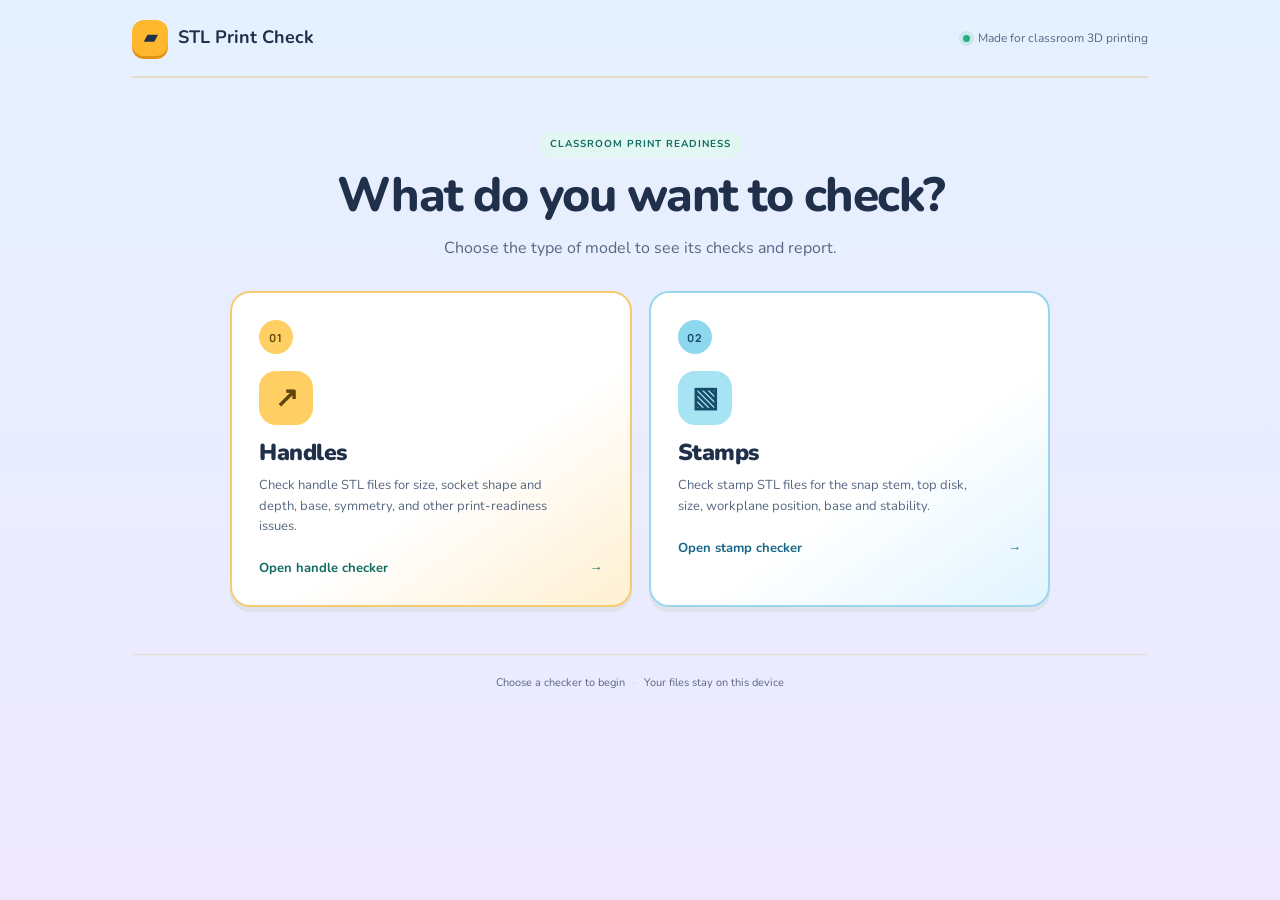
<file: index.html>
<!doctype html>
<html lang="en">
<head>
  <meta charset="utf-8">
  <meta name="viewport" content="width=device-width, initial-scale=1">
  <meta name="theme-color" content="#fff9e9">
  <title>STL Print Check</title>
  <link rel="stylesheet" href="styles.css">
</head>
<body>
  <main class="page-shell">
    <header class="topbar">
      <a class="brand" href="index.html" aria-label="STL Print Check home"><span class="brand-mark">▰</span> STL Print Check</a>
      <span class="local-note"><span class="status-dot"></span> Made for classroom 3D printing</span>
    </header>

    <section class="intro choice-intro">
      <p class="eyebrow">CLASSROOM PRINT READINESS</p>
      <h1>What do you want to check?</h1>
      <p class="lede">Choose the type of model to see its checks and report.</p>
    </section>

    <section class="choice-grid" aria-label="Choose a product type">
      <a class="choice-card" href="handles.html">
        <span class="choice-number">01</span>
        <span class="choice-icon" aria-hidden="true">↗</span>
        <h2>Handles</h2>
        <p>Check handle STL files for size, socket shape and depth, base, symmetry, and other print-readiness issues.</p>
        <span class="choice-action">Open handle checker <span aria-hidden="true">→</span></span>
      </a>
      <a class="choice-card" href="stamps.html">
        <span class="choice-number">02</span>
        <span class="choice-icon" aria-hidden="true">▧</span>
        <h2>Stamps</h2>
        <p>Check stamp STL files for the snap stem, top disk, size, workplane position, base and stability.</p>
        <span class="choice-action">Open stamp checker <span aria-hidden="true">→</span></span>
      </a>
    </section>

    <footer>Choose a checker to begin <span>·</span> Your files stay on this device</footer>
  </main>
</body>
</html>
</file>
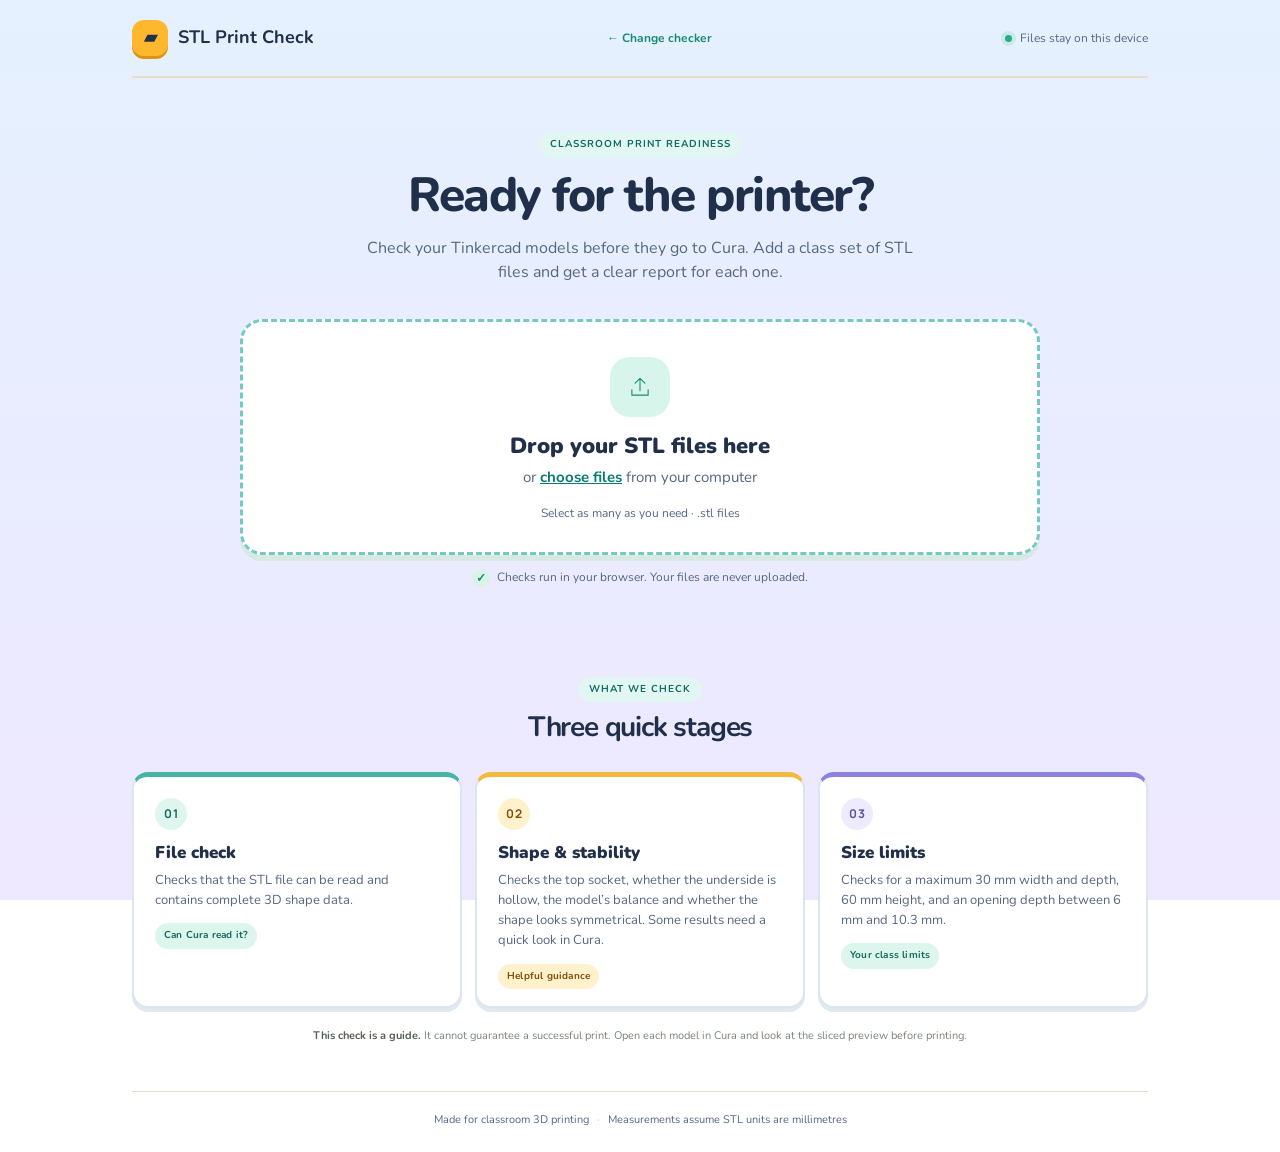
<file: handles.html>
<!doctype html>
<html lang="en">
<head>
  <meta charset="utf-8">
  <meta name="viewport" content="width=device-width, initial-scale=1">
  <meta name="theme-color" content="#fff9e9">
  <title>Handle Checker · STL Print Check</title>
  <link rel="stylesheet" href="styles.css">
  <script src="app.js" defer></script>
</head>
<body>
  <main class="page-shell">
    <header class="topbar">
      <a class="brand" href="index.html" aria-label="STL Print Check home"><span class="brand-mark">▰</span> STL Print Check</a>
      <a class="back-link" href="index.html">← Change checker</a>
      <span class="local-note"><span class="status-dot"></span> Files stay on this device</span>
    </header>

    <section class="intro">
      <p class="eyebrow">CLASSROOM PRINT READINESS</p>
      <h1>Ready for the printer?</h1>
      <p class="lede">Check your Tinkercad models before they go to Cura. Add a class set of STL files and get a clear report for each one.</p>
    </section>

    <section class="upload-card" aria-labelledby="upload-title">
      <div id="drop-zone" class="drop-zone" tabindex="0" role="button" aria-label="Choose or drop STL files">
        <div class="upload-icon" aria-hidden="true"><svg viewBox="0 0 48 48"><path d="M24 31V8m0 0-9 9m9-9 9 9M9 29v10h30V29"/></svg></div>
        <h2 id="upload-title">Drop your STL files here</h2>
        <p>or <button id="browse-button" class="text-button" type="button">choose files</button> from your computer</p>
        <span class="file-hint">Select as many as you need · .stl files</span>
        <input id="file-input" type="file" accept=".stl,model/stl,application/sla" multiple hidden>
      </div>
      <div class="privacy-row"><span>✓</span> Checks run in your browser. Your files are never uploaded.</div>
      <p id="progress-message" class="progress-message" role="status" aria-live="polite"></p>
    </section>

    <section id="results-section" class="results-section" hidden aria-live="polite">
      <div class="results-heading">
        <div><p class="eyebrow">CHECK RESULTS</p><h2>Your file report</h2></div>
        <div class="report-actions"><button id="download-button" class="button button-light" type="button">Download report</button><button id="clear-button" class="button button-quiet" type="button">Clear all</button></div>
      </div>
      <div class="summary" id="summary"></div>
      <p class="result-guide"><span class="guide-item"><i class="guide-dot guide-fail"></i><strong>Needs fixing</strong> — a class requirement was missed.</span><span class="guide-item"><i class="guide-dot guide-review"></i><strong>Check in Cura</strong> — please review this suggestion.</span><span class="guide-item"><i class="guide-dot guide-pass"></i><strong>Passed checks</strong> — still review the sliced preview before printing.</span></p>
      <div class="table-wrap">
        <table><thead><tr><th scope="col">FILE</th><th scope="col">RESULT</th><th scope="col">WIDTH × DEPTH × HEIGHT</th><th scope="col">WHAT WE FOUND</th></tr></thead><tbody id="results-body"></tbody></table>
      </div>
    </section>

    <section class="checks-section">
      <div class="section-title"><p class="eyebrow">WHAT WE CHECK</p><h2>Three quick stages</h2></div>
      <div class="check-grid">
        <article class="check-card"><span class="step-number">01</span><h3>File check</h3><p>Checks that the STL file can be read and contains complete 3D shape data.</p><span class="tag tag-certain">Can Cura read it?</span></article>
        <article class="check-card"><span class="step-number">02</span><h3>Shape &amp; stability</h3><p>Checks the top socket, whether the underside is hollow, the model’s balance and whether the shape looks symmetrical. Some results need a quick look in Cura.</p><span class="tag tag-review">Helpful guidance</span></article>
        <article class="check-card"><span class="step-number">03</span><h3>Size limits</h3><p>Checks for a maximum 30 mm width and depth, 60 mm height, and an opening depth between 6 mm and 10.3 mm.</p><span class="tag tag-certain">Your class limits</span></article>
      </div>
      <p class="caveat"><strong>This check is a guide.</strong> It cannot guarantee a successful print. Open each model in Cura and look at the sliced preview before printing.</p>
    </section>
    <footer>Made for classroom 3D printing <span>·</span> Measurements assume STL units are millimetres</footer>
  </main>
</body>
</html>
</file>
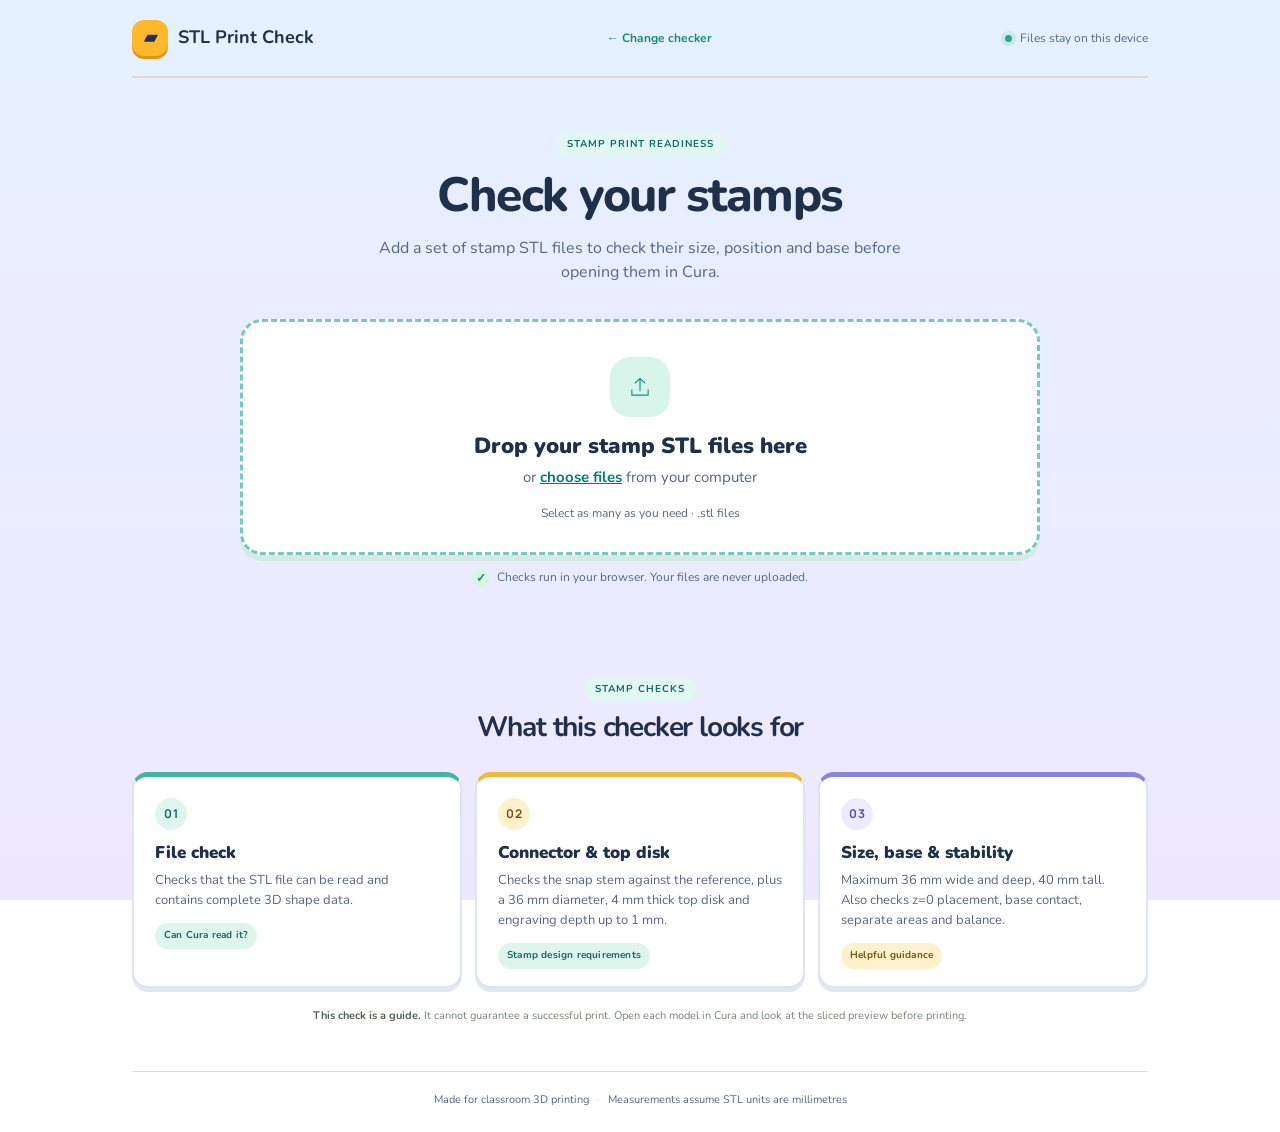
<file: stamps.html>
<!doctype html>
<html lang="en">
<head>
  <meta charset="utf-8">
  <meta name="viewport" content="width=device-width, initial-scale=1">
  <meta name="theme-color" content="#fff9e9">
  <title>Stamp Checker · STL Print Check</title>
  <link rel="stylesheet" href="styles.css">
  <script src="stamps.js" defer></script>
</head>
<body>
  <main class="page-shell">
    <header class="topbar">
      <a class="brand" href="index.html" aria-label="STL Print Check home"><span class="brand-mark">▰</span> STL Print Check</a>
      <a class="back-link" href="index.html">← Change checker</a>
      <span class="local-note"><span class="status-dot"></span> Files stay on this device</span>
    </header>

    <section class="intro">
      <p class="eyebrow">STAMP PRINT READINESS</p>
      <h1>Check your stamps</h1>
      <p class="lede">Add a set of stamp STL files to check their size, position and base before opening them in Cura.</p>
    </section>

    <section class="upload-card" aria-labelledby="upload-title">
      <div id="drop-zone" class="drop-zone" tabindex="0" role="button" aria-label="Choose or drop stamp STL files">
        <div class="upload-icon" aria-hidden="true"><svg viewBox="0 0 48 48"><path d="M24 31V8m0 0-9 9m9-9 9 9M9 29v10h30V29"/></svg></div>
        <h2 id="upload-title">Drop your stamp STL files here</h2>
        <p>or <button id="browse-button" class="text-button" type="button">choose files</button> from your computer</p>
        <span class="file-hint">Select as many as you need · .stl files</span>
        <input id="file-input" type="file" accept=".stl,model/stl,application/sla" multiple hidden>
      </div>
      <div class="privacy-row"><span>✓</span> Checks run in your browser. Your files are never uploaded.</div>
      <p id="progress-message" class="progress-message" role="status" aria-live="polite"></p>
    </section>

    <section id="results-section" class="results-section" hidden aria-live="polite">
      <div class="results-heading">
        <div><p class="eyebrow">CHECK RESULTS</p><h2>Your stamp report</h2></div>
        <div class="report-actions"><button id="download-button" class="button button-light" type="button">Download report</button><button id="clear-button" class="button button-quiet" type="button">Clear all</button></div>
      </div>
      <div class="summary" id="summary"></div>
      <p class="result-guide"><span class="guide-item"><i class="guide-dot guide-fail"></i><strong>Needs fixing</strong> — a class requirement was missed.</span><span class="guide-item"><i class="guide-dot guide-review"></i><strong>Check in Cura</strong> — please review this suggestion.</span><span class="guide-item"><i class="guide-dot guide-pass"></i><strong>Passed checks</strong> — still review the sliced preview before printing.</span></p>
      <div class="table-wrap">
        <table><thead><tr><th scope="col">FILE</th><th scope="col">RESULT</th><th scope="col">WIDTH × DEPTH × HEIGHT</th><th scope="col">WHAT WE FOUND</th></tr></thead><tbody id="results-body"></tbody></table>
      </div>
    </section>

    <section class="checks-section">
      <div class="section-title"><p class="eyebrow">STAMP CHECKS</p><h2>What this checker looks for</h2></div>
      <div class="check-grid">
        <article class="check-card"><span class="step-number">01</span><h3>File check</h3><p>Checks that the STL file can be read and contains complete 3D shape data.</p><span class="tag tag-certain">Can Cura read it?</span></article>
        <article class="check-card"><span class="step-number">02</span><h3>Connector &amp; top disk</h3><p>Checks the snap stem against the reference, plus a 36 mm diameter, 4 mm thick top disk and engraving depth up to 1 mm.</p><span class="tag tag-certain">Stamp design requirements</span></article>
        <article class="check-card"><span class="step-number">03</span><h3>Size, base &amp; stability</h3><p>Maximum 36 mm wide and deep, 40 mm tall. Also checks z=0 placement, base contact, separate areas and balance.</p><span class="tag tag-review">Helpful guidance</span></article>
      </div>
      <p class="caveat"><strong>This check is a guide.</strong> It cannot guarantee a successful print. Open each model in Cura and look at the sliced preview before printing.</p>
    </section>
    <footer>Made for classroom 3D printing <span>·</span> Measurements assume STL units are millimetres</footer>
  </main>
</body>
</html>
</file>
<file: styles.css>
@import url('https://fonts.googleapis.com/css2?family=DM+Sans:wght@400;500;600;700&family=Manrope:wght@400;500;600;700;800&family=Nunito:wght@400;600;700;800;900&display=swap');
:root{--ink:#202b24;--muted:#68736b;--green:#317354;--green-dark:#245c41;--mint:#e7f2e9;--paper:#f5f7f2;--line:#e1e7df;--white:#fff;--red:#a83e37;--amber:#93651b}
*{box-sizing:border-box}body{margin:0;background:var(--paper);color:var(--ink);font-family:'DM Sans',sans-serif;font-size:15px;line-height:1.55}.page-shell{max-width:1080px;margin:auto;padding:0 32px}.topbar{height:78px;display:flex;justify-content:space-between;align-items:center;border-bottom:1px solid var(--line)}.brand{text-decoration:none;color:var(--ink);font-weight:700;font-size:16px;display:flex;align-items:center;gap:10px}.brand-mark{display:grid;place-items:center;width:29px;height:29px;background:var(--green);border-radius:8px;color:#fff;font-size:13px}.local-note{font-size:12px;color:var(--muted);display:flex;align-items:center;gap:8px}.status-dot{width:7px;height:7px;border-radius:50%;background:#62a574}.intro{text-align:center;padding:60px 0 34px}.eyebrow{margin:0 0 10px;color:var(--green);font-size:10px;font-weight:700;letter-spacing:1.5px}.intro h1,.section-title h2,.results-heading h2{font-family:Manrope,sans-serif;letter-spacing:-1.2px}.intro h1{font-size:clamp(34px,5vw,48px);line-height:1.15;margin:0 0 13px;font-weight:700}.lede{color:var(--muted);max-width:570px;margin:0 auto;font-size:16px}.upload-card{max-width:800px;margin:0 auto}.drop-zone{background:#fff;border:1.5px dashed #a9b9aa;border-radius:14px;text-align:center;padding:32px 20px 27px;transition:.18s;cursor:pointer;outline:none}.drop-zone:hover,.drop-zone:focus-visible,.drop-zone.dragging{border-color:var(--green);background:#fbfdf9;box-shadow:0 0 0 4px #31735412}.upload-icon{margin:0 auto 12px;width:48px;height:48px;border-radius:14px;display:grid;place-items:center;background:var(--mint);color:var(--green)}.upload-icon svg{width:26px;fill:none;stroke:currentColor;stroke-width:2;stroke-linecap:round;stroke-linejoin:round}.drop-zone h2{font-size:19px;margin:0 0 3px;font-weight:700}.drop-zone p{margin:0;color:var(--muted)}.text-button{border:0;background:none;padding:0;color:var(--green);font:inherit;font-weight:700;text-decoration:underline;cursor:pointer}.file-hint{display:block;margin-top:14px;color:#8a948c;font-size:12px}.privacy-row{display:flex;align-items:center;justify-content:center;gap:7px;color:#7b867d;font-size:11px;margin-top:13px}.privacy-row span{font-weight:700;color:var(--green)}.results-section{margin:46px auto 0;max-width:1000px}.results-heading{display:flex;justify-content:space-between;align-items:flex-end;margin-bottom:15px}.results-heading .eyebrow{margin-bottom:2px}.results-heading h2{font-size:25px;margin:0}.report-actions{display:flex;gap:8px}.button{border:1px solid var(--line);border-radius:7px;padding:9px 13px;background:white;color:var(--ink);font:600 12px 'DM Sans',sans-serif;cursor:pointer}.button:hover{border-color:#9daf9f}.button-light{background:#fff}.button-quiet{background:transparent;border-color:transparent;color:var(--muted)}.summary{display:flex;gap:10px;margin-bottom:12px}.summary-chip{background:#fff;border:1px solid var(--line);border-radius:8px;padding:9px 13px;color:var(--muted);font-size:12px}.summary-chip b{color:var(--ink);font-size:15px;margin-right:5px}.table-wrap{background:white;border:1px solid var(--line);border-radius:10px;overflow:auto}table{width:100%;border-collapse:collapse;min-width:700px}th{text-align:left;padding:11px 15px;color:#89938b;font-size:9px;letter-spacing:1px;font-weight:700;background:#fafbf9}td{padding:13px 15px;border-top:1px solid #edf0eb;vertical-align:top;font-size:12px}td:first-child{font-weight:600;max-width:230px;overflow-wrap:anywhere}.dimensions{white-space:nowrap;color:var(--muted);font-variant-numeric:tabular-nums}.result-pill{display:inline-flex;align-items:center;gap:5px;padding:4px 8px;border-radius:20px;font-weight:700;font-size:10px;white-space:nowrap}.pill-pass{background:#e7f3e9;color:#34704a}.pill-review{background:#fff3dc;color:#8b621c}.pill-fail{background:#fbe9e7;color:#a33f37}.details{display:grid;gap:4px;color:#667168}.detail{display:flex;gap:6px}.detail-icon{font-weight:700;flex:0 0 12px}.detail.good .detail-icon{color:#47845a}.detail.warn .detail-icon{color:#b37b20}.detail.bad .detail-icon{color:#b34b43}.checks-section{padding-top:57px}.section-title{text-align:center;margin-bottom:22px}.section-title .eyebrow{margin-bottom:4px}.section-title h2{font-size:28px;margin:0}.check-grid{display:grid;grid-template-columns:repeat(3,1fr);gap:13px}.check-card{position:relative;padding:21px 21px 17px;background:#fff;border:1px solid var(--line);border-radius:10px;min-height:187px}.step-number{color:#8da795;font:700 11px Manrope,sans-serif;letter-spacing:1px}.check-card h3{margin:10px 0 4px;font-size:15px}.check-card p{margin:0;color:var(--muted);font-size:12px;line-height:1.55}.tag{display:inline-block;margin-top:13px;border-radius:4px;padding:3px 7px;font-size:9px;font-weight:700;letter-spacing:.2px}.tag-certain{background:#edf4ee;color:#477553}.tag-review{background:#fff4df;color:#8a6929}.caveat{max-width:710px;margin:19px auto 0;text-align:center;color:#7a847c;font-size:11px}.caveat strong{color:#566158}footer{border-top:1px solid var(--line);margin-top:47px;padding:19px 0 24px;text-align:center;color:#909990;font-size:11px}footer span{padding:0 5px;color:#b4beb5}
@media(max-width:680px){.page-shell{padding:0 17px}.topbar{height:65px}.intro{padding:43px 0 26px}.lede{font-size:14px}.drop-zone{padding:27px 15px 22px}.results-heading{align-items:flex-start;gap:10px;flex-direction:column}.report-actions{width:100%}.summary{gap:6px;flex-wrap:wrap}.summary-chip{padding:7px 9px}.check-grid{grid-template-columns:1fr}.check-card{min-height:0;padding:17px}.checks-section{padding-top:44px}.check-card p{max-width:430px}.caveat{font-size:10px}}
.back-link{color:var(--green);font-size:12px;font-weight:700;text-decoration:none}.back-link:hover{text-decoration:underline}.choice-intro{padding-bottom:31px}.choice-grid{display:grid;grid-template-columns:repeat(2,minmax(0,1fr));gap:17px;max-width:820px;margin:0 auto}.choice-card{position:relative;display:block;min-height:260px;padding:27px;background:#fff;border:1px solid var(--line);border-radius:13px;color:inherit;text-decoration:none;transition:transform .16s,border-color .16s,box-shadow .16s}.choice-card:hover,.choice-card:focus-visible{transform:translateY(-2px);border-color:#a9b9aa;box-shadow:0 8px 24px #253b2b0c;outline:none}.choice-number{color:#8da795;font:700 11px Manrope,sans-serif;letter-spacing:1px}.choice-icon{display:grid;place-items:center;width:43px;height:43px;margin:17px 0 12px;border-radius:12px;background:var(--mint);color:var(--green);font-size:24px;font-weight:600}.choice-card h2{font:700 23px Manrope,sans-serif;letter-spacing:-.5px;margin:0 0 7px}.choice-card p{max-width:310px;margin:0;color:var(--muted);font-size:13px}.choice-action{display:flex;justify-content:space-between;align-items:center;margin-top:22px;color:var(--green);font-size:12px;font-weight:700}.choice-card-placeholder .choice-icon{background:#f1f2ee;color:#788178}.choice-card-placeholder .choice-action{color:#657068}.stamp-intro{padding-bottom:28px}.placeholder-card{max-width:660px;margin:0 auto;background:#fff;border:1px solid var(--line);border-radius:14px;padding:36px 28px;text-align:center}.placeholder-icon{display:grid;place-items:center;width:52px;height:52px;border-radius:15px;background:var(--mint);color:var(--green);font-size:26px;margin:0 auto 14px}.placeholder-card h2{font:700 22px Manrope,sans-serif;letter-spacing:-.5px;margin:0 0 7px}.placeholder-card p{max-width:440px;margin:0 auto;color:var(--muted);font-size:14px}.placeholder-actions{display:flex;justify-content:center;gap:9px;flex-wrap:wrap;margin-top:22px}.button-green{background:var(--green);border-color:var(--green);color:white;text-decoration:none}.button-green:hover{background:var(--green-dark);border-color:var(--green-dark)}
@media(max-width:680px){.choice-grid{grid-template-columns:1fr;gap:11px}.choice-card{min-height:0;padding:20px}.choice-icon{margin:12px 0 9px}.choice-action{margin-top:16px}.choice-intro{padding-top:43px}.back-link{font-size:11px}.placeholder-card{padding:28px 18px}}
.progress-message{min-height:20px;margin:12px 0 0;color:var(--green-dark);font-size:13px;font-weight:600}
.result-guide{display:flex;flex-wrap:wrap;gap:8px 20px;margin:0 0 16px;padding:12px 14px;border:1px solid var(--line);border-radius:10px;background:#fff;color:var(--muted);font-size:12px;line-height:1.5}
.guide-item{display:inline-flex;align-items:center;gap:6px}
.guide-dot{display:inline-block;width:9px;height:9px;border-radius:50%;flex:0 0 9px}
.guide-fail{background:var(--red)}.guide-review{background:var(--amber)}.guide-pass{background:var(--green)}
@media(max-width:680px){.result-guide{display:grid;gap:8px;padding:11px 12px}.progress-message{font-size:12px}}
/* Bright, welcoming classroom theme */
:root{--ink:#20304a;--muted:#566781;--green:#168a78;--green-dark:#116b60;--mint:#e2f7f2;--paper:#fff9e9;--line:#dce5f0;--red:#bd3d4b;--amber:#87520a}
body{font-family:'Nunito','Trebuchet MS',sans-serif;background:linear-gradient(180deg,#e5f1ff 0%,#eee8ff 100%);background-attachment:fixed}
.brand,.intro h1,.section-title h2,.results-heading h2,.choice-card h2{font-family:'Nunito','Trebuchet MS',sans-serif}
.brand{font-size:18px}.brand-mark{width:36px;height:36px;border-radius:12px;background:#ffb72e;color:#20304a;font-size:17px;box-shadow:0 3px 0 #df9414}
.topbar{border-bottom:2px solid #e5ddc8}.status-dot{background:#25ae81;box-shadow:0 0 0 4px #25ae8124}
.intro{padding-top:53px}.eyebrow{display:inline-block;padding:5px 11px;border-radius:99px;background:#e2f7f2;color:#116b60;letter-spacing:1px}
.intro h1{font-weight:800;color:#20304a;letter-spacing:-1.5px}.lede{color:#566781}
.choice-card{border:2px solid #e1e7ee;border-radius:20px;box-shadow:0 5px 0 #dce3eb;transition:transform .16s,box-shadow .16s}.choice-card:hover,.choice-card:focus-visible{transform:translateY(-3px);box-shadow:0 8px 0 #dce3eb}
.choice-card:nth-child(1){background:linear-gradient(145deg,#fff 58%,#fff0d1);border-color:#f5cb72}.choice-card:nth-child(2){background:linear-gradient(145deg,#fff 58%,#e1f4ff);border-color:#9bd6ed}
.choice-number{display:inline-grid;place-items:center;width:34px;height:34px;border-radius:50%;background:#ffcf63;color:#63460e}.choice-card:nth-child(2) .choice-number{background:#8dd8ed;color:#174c68}
.choice-icon{width:54px;height:54px;border-radius:17px;background:#ffcf63;color:#61460e;font-size:28px}.choice-card:nth-child(2) .choice-icon{background:#a6e4f4;color:#174c68}.choice-card h2{font-weight:900;color:#20304a}
.choice-action{color:#116b60;font-size:13px}.choice-card:nth-child(2) .choice-action{color:#176789}
.drop-zone{background:#fff;border:3px dashed #74c9c0;border-radius:22px;padding:35px 20px 30px;box-shadow:0 6px 0 #d7e9e3}.drop-zone:hover,.drop-zone:focus-visible,.drop-zone.dragging{border-color:#168a78;background:#f1fffb;box-shadow:0 0 0 5px #168a781c,0 6px 0 #cbe4dc}
.upload-icon{width:60px;height:60px;border-radius:20px;background:#d8f5ec;color:#168a78}.drop-zone h2{font-size:22px;font-weight:900;color:#20304a}.text-button{color:#087c71}.file-hint{color:#566781}
.button{border:2px solid #dce5f0;border-radius:12px;padding:10px 15px;font-size:13px;font-weight:800;box-shadow:0 2px 0 #dce5f0}.button:hover{border-color:#8eb9b0}.button-quiet{box-shadow:none}
.summary-chip{border:2px solid #dce5f0;border-radius:13px;font-weight:700}.summary-chip b{font-weight:900}.result-guide{border:2px solid #dce5f0;border-radius:14px;background:#fff}
.result-pill{padding:6px 11px;font-size:11px}.pill-pass{background:#d9f4e5;color:#17643b}.pill-review{background:#fff0c9;color:#80500a}.pill-fail{background:#ffe1df;color:#9b2632}
.table-wrap{border:2px solid #dce5f0;border-radius:15px}th{background:#eff7ff;color:#405979;font-size:10px}td{font-size:13px}.details{color:#44546b}
.check-card{border:2px solid #dce5f0;border-radius:16px;min-height:200px;box-shadow:0 4px 0 #e2e8ef}.check-card:nth-child(1){border-top:5px solid #46b4a2}.check-card:nth-child(2){border-top:5px solid #f3b93f}.check-card:nth-child(3){border-top:5px solid #8c82df}
.step-number{display:inline-grid;place-items:center;width:32px;height:32px;border-radius:50%;background:#dff6ef;color:#116b60;font-size:12px}.check-card:nth-child(2) .step-number{background:#fff1cb;color:#80500a}.check-card:nth-child(3) .step-number{background:#eeebff;color:#594fa6}.check-card h3{font-size:17px;font-weight:900;color:#20304a}.check-card p{font-size:13px;color:#566781}
.tag{border-radius:99px;padding:5px 9px;font-size:10px}.tag-certain{background:#dcf5ed;color:#176b5b}.tag-review{background:#fff1cc;color:#80500a}
.progress-message{color:#116b60;font-size:14px}.privacy-row{font-size:12px;color:#566781}.privacy-row span{display:inline-grid;place-items:center;width:18px;height:18px;background:#d9f4e5;border-radius:50%}
footer{color:#566781;border-color:#e5ddc8}
@media(max-width:680px){.intro{padding-top:42px}.choice-card{border-radius:17px}.check-card{min-height:0}}
</file>
